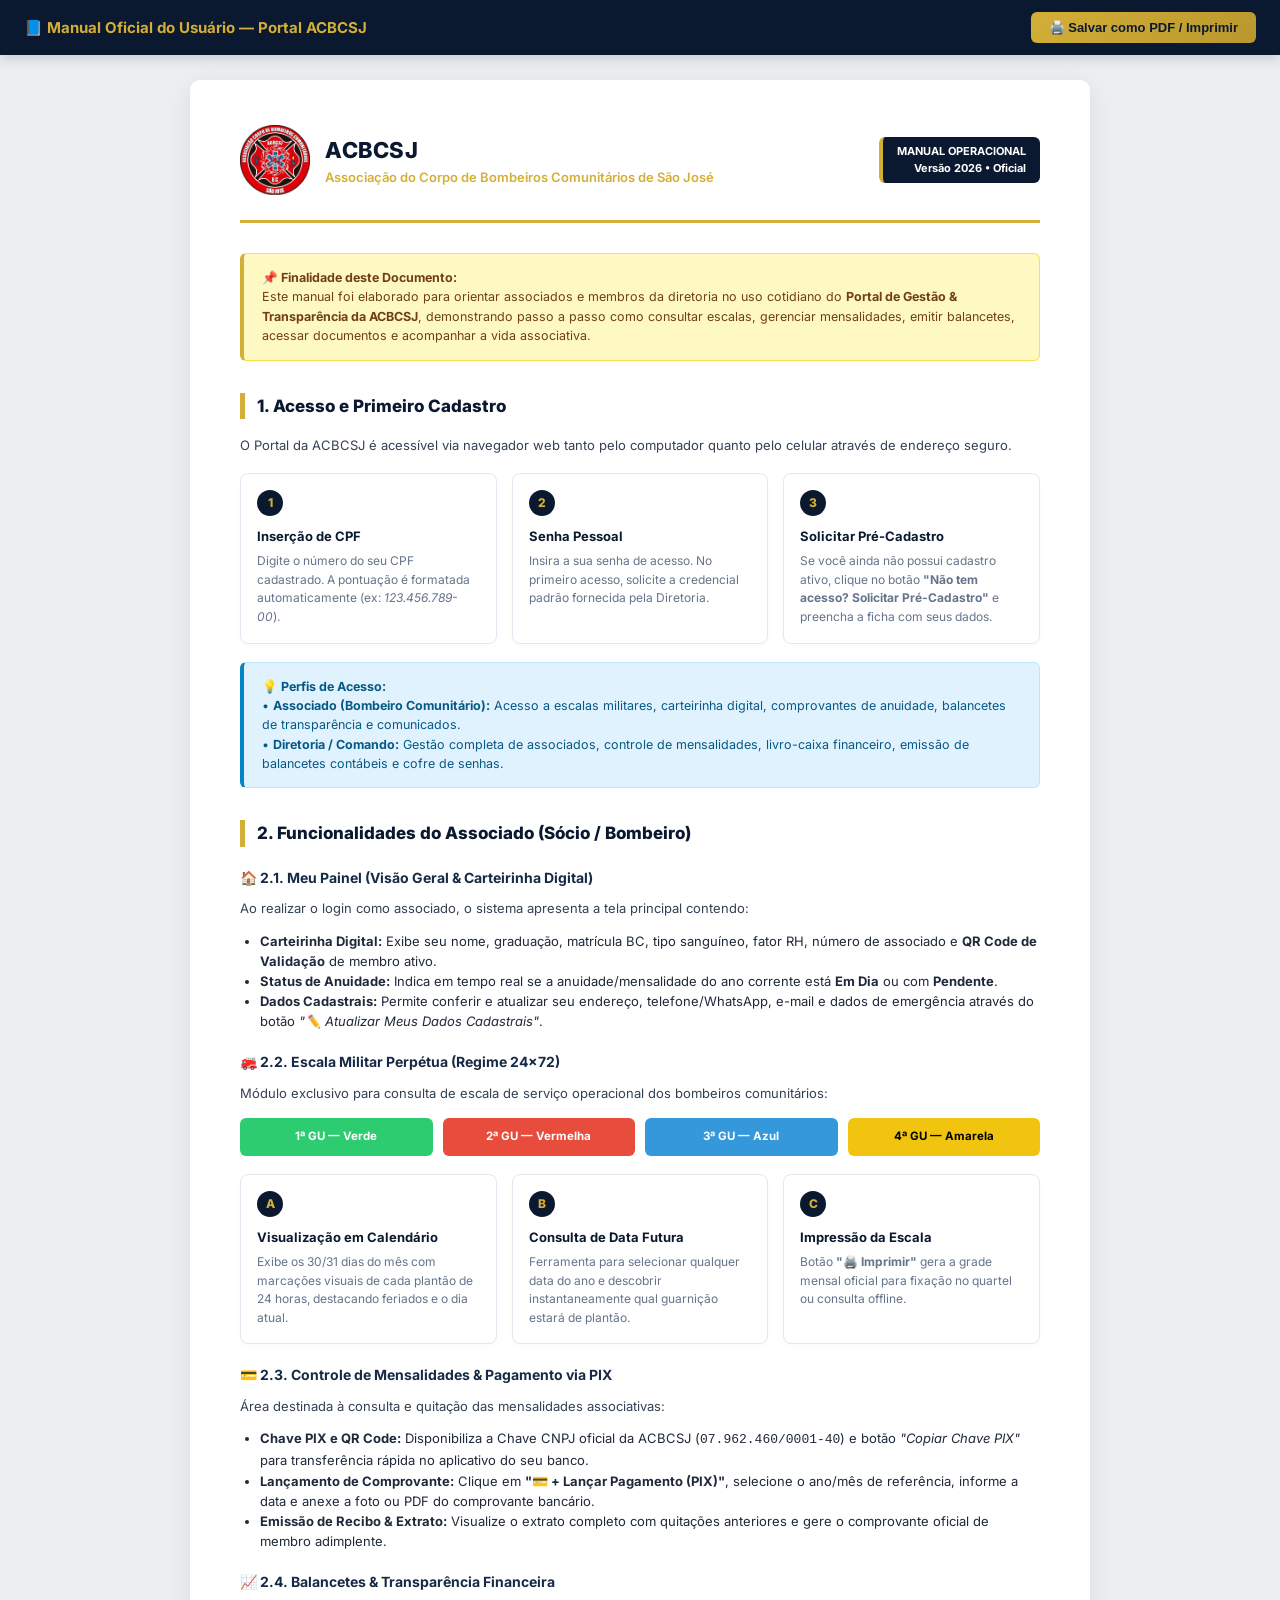
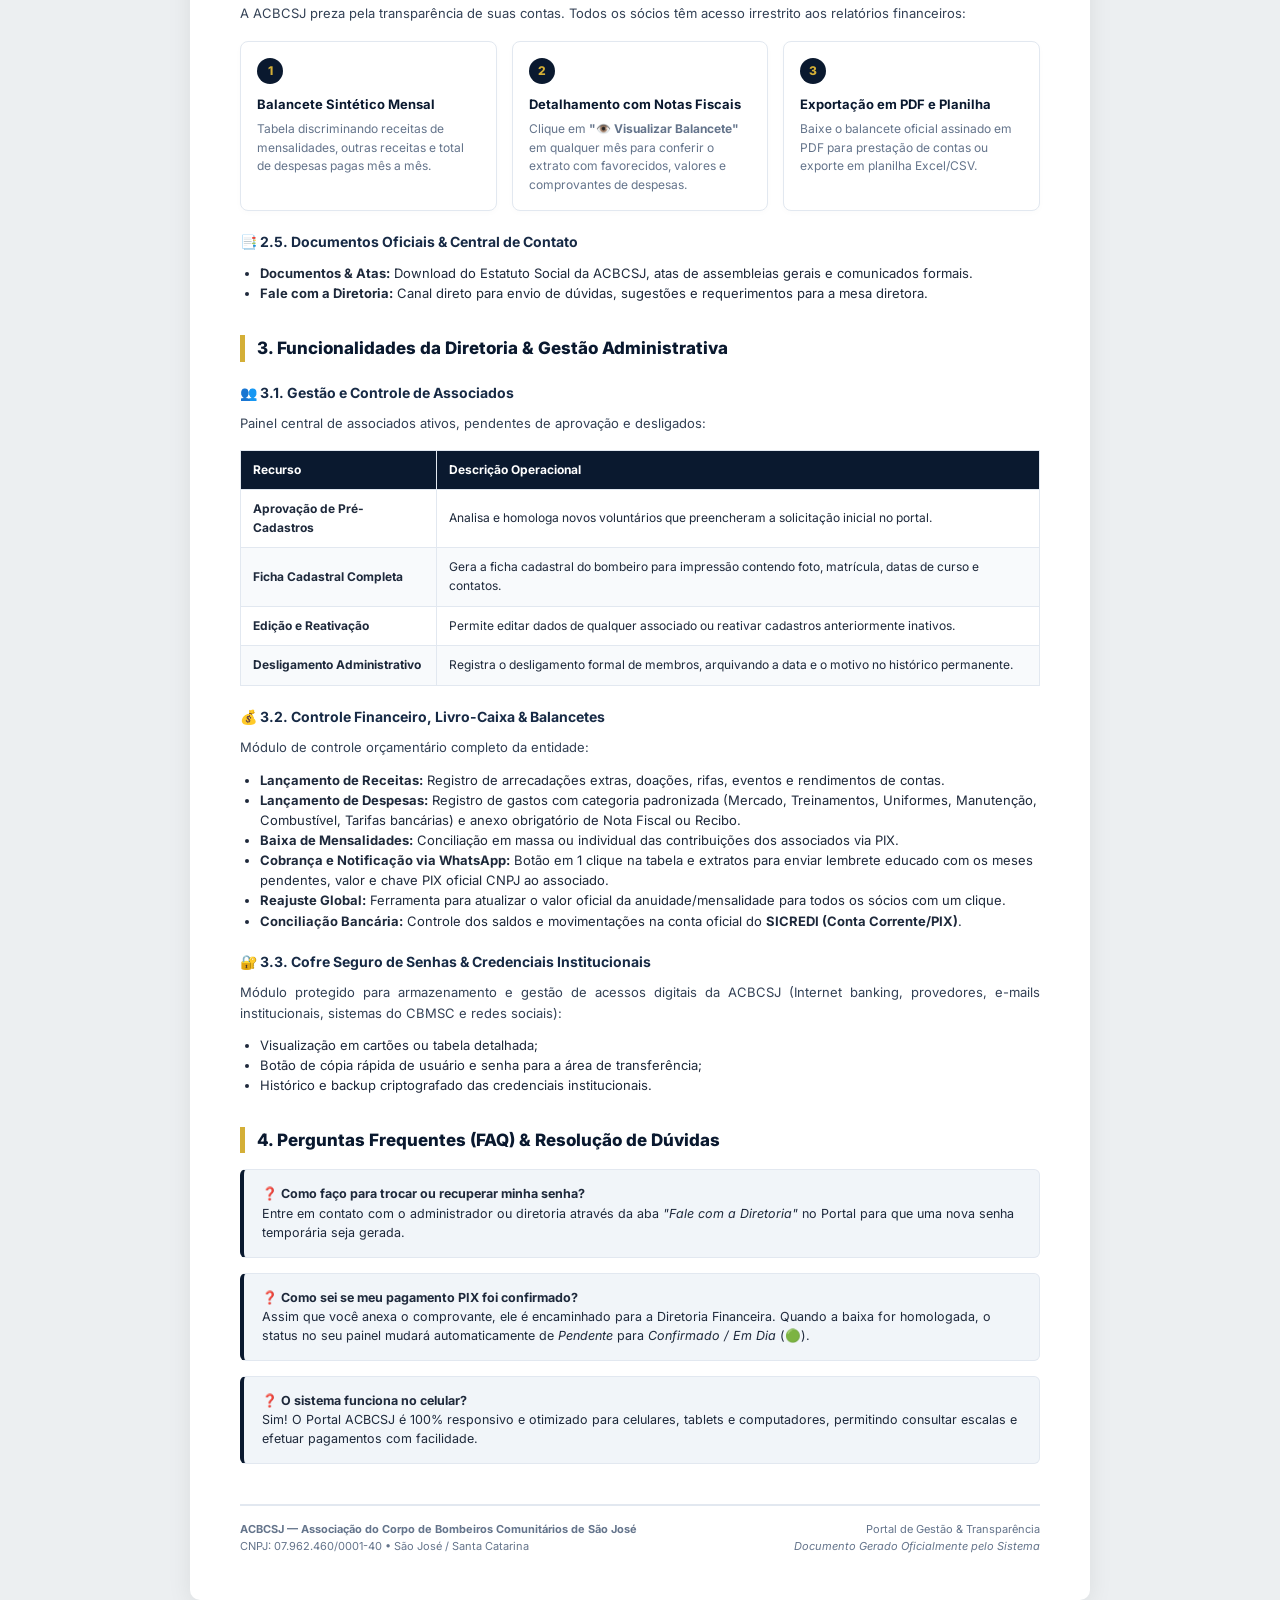
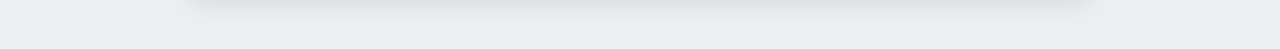
<file: manual_do_usuario.html>
<!DOCTYPE html>
<html lang="pt-BR">
<head>
    <meta charset="UTF-8">
    <meta name="viewport" content="width=device-width, initial-scale=1.0">
    <title>Manual do Usuário — Portal ACBCSJ</title>
    <style>
        @import url('https://fonts.googleapis.com/css2?family=Inter:wght@300;400;500;600;700;800&display=swap');

        :root {
            --primary: #0A192F;
            --primary-light: #172A45;
            --accent-gold: #D4AF37;
            --accent-gold-hover: #F1C40F;
            --text-dark: #1E293B;
            --text-muted: #64748B;
            --bg-light: #F8FAFC;
            --border-color: #E2E8F0;
            --success: #16A34A;
            --danger: #DC2626;
            --info: #0284C7;
        }

        * {
            box-sizing: border-box;
            margin: 0;
            padding: 0;
            -webkit-print-color-adjust: exact !important;
            print-color-adjust: exact !important;
        }

        body {
            font-family: 'Inter', -apple-system, BlinkMacSystemFont, 'Segoe UI', Roboto, sans-serif;
            background-color: #ECEFF1;
            color: var(--text-dark);
            line-height: 1.55;
            font-size: 13px;
        }

        .no-print-bar {
            position: sticky;
            top: 0;
            z-index: 999;
            background: #0A192F;
            color: #FFFFFF;
            padding: 12px 24px;
            display: flex;
            justify-content: space-between;
            align-items: center;
            box-shadow: 0 4px 12px rgba(0,0,0,0.15);
        }

        .no-print-bar h2 {
            font-size: 15px;
            font-weight: 700;
            color: var(--accent-gold);
            display: flex;
            align-items: center;
            gap: 8px;
        }

        .btn-print {
            background: linear-gradient(135deg, #D4AF37, #B8972E);
            color: #0A192F;
            border: none;
            padding: 8px 18px;
            border-radius: 6px;
            font-weight: 700;
            font-size: 13px;
            cursor: pointer;
            display: inline-flex;
            align-items: center;
            gap: 6px;
            transition: all 0.2s;
        }

        .btn-print:hover {
            background: #F1C40F;
            transform: translateY(-1px);
        }

        .doc-container {
            max-width: 900px;
            margin: 25px auto 50px auto;
            background: #FFFFFF;
            padding: 45px 50px;
            border-radius: 10px;
            box-shadow: 0 5px 25px rgba(0,0,0,0.08);
        }

        /* CAPA INSTITUCIONAL */
        .cover-header {
            border-bottom: 3px solid var(--accent-gold);
            padding-bottom: 25px;
            margin-bottom: 30px;
            display: flex;
            justify-content: space-between;
            align-items: center;
        }

        .cover-brand {
            display: flex;
            align-items: center;
            gap: 15px;
        }

        .cover-logo {
            width: 70px;
            height: 70px;
            object-fit: contain;
        }

        .cover-title h1 {
            font-size: 22px;
            font-weight: 800;
            color: var(--primary);
            text-transform: uppercase;
            letter-spacing: 0.5px;
        }

        .cover-title span {
            font-size: 13px;
            font-weight: 600;
            color: var(--accent-gold);
            display: block;
        }

        .doc-badge {
            background: #0A192F;
            color: #FFFFFF;
            padding: 6px 14px;
            border-radius: 6px;
            font-size: 11px;
            font-weight: 700;
            border-left: 4px solid var(--accent-gold);
            text-align: right;
        }

        .section-title {
            font-size: 17px;
            font-weight: 800;
            color: var(--primary);
            border-left: 5px solid var(--accent-gold);
            padding-left: 12px;
            margin: 32px 0 16px 0;
            display: flex;
            align-items: center;
            gap: 8px;
        }

        .subsection-title {
            font-size: 14px;
            font-weight: 700;
            color: var(--primary-light);
            margin: 20px 0 10px 0;
            display: flex;
            align-items: center;
            gap: 6px;
        }

        p {
            margin-bottom: 12px;
            color: #334155;
            text-align: justify;
        }

        /* CARDS E BOXES */
        .highlight-box {
            background: #F1F5F9;
            border: 1px solid var(--border-color);
            border-left: 4px solid var(--primary);
            padding: 14px 18px;
            border-radius: 6px;
            margin: 15px 0;
            font-size: 12.5px;
        }

        .highlight-box.gold {
            background: #FEF9C3;
            border-color: #FDE047;
            border-left: 4px solid var(--accent-gold);
            color: #713F12;
        }

        .highlight-box.blue {
            background: #E0F2FE;
            border-color: #BAE6FD;
            border-left: 4px solid var(--info);
            color: #075985;
        }

        .highlight-box.green {
            background: #DCFCE7;
            border-color: #BBF7D0;
            border-left: 4px solid var(--success);
            color: #14532D;
        }

        .steps-grid {
            display: grid;
            grid-template-columns: repeat(auto-fit, minmax(240px, 1fr));
            gap: 15px;
            margin: 18px 0;
        }

        .step-card {
            background: #FFFFFF;
            border: 1px solid var(--border-color);
            border-radius: 8px;
            padding: 16px;
            position: relative;
            box-shadow: 0 2px 6px rgba(0,0,0,0.02);
        }

        .step-number {
            display: inline-block;
            background: var(--primary);
            color: var(--accent-gold);
            font-weight: 800;
            font-size: 12px;
            width: 26px;
            height: 26px;
            line-height: 26px;
            text-align: center;
            border-radius: 50%;
            margin-bottom: 10px;
        }

        .step-card h4 {
            font-size: 13px;
            font-weight: 700;
            color: var(--primary);
            margin-bottom: 6px;
        }

        .step-card p {
            font-size: 12px;
            color: var(--text-muted);
            margin-bottom: 0;
            text-align: left;
        }

        /* TABELAS */
        table {
            width: 100%;
            border-collapse: collapse;
            margin: 16px 0;
            font-size: 12px;
        }

        th, td {
            border: 1px solid var(--border-color);
            padding: 10px 12px;
            text-align: left;
        }

        th {
            background: #0A192F;
            color: #FFFFFF;
            font-weight: 700;
        }

        tr:nth-child(even) td {
            background-color: #F8FAFC;
        }

        .badge {
            display: inline-block;
            padding: 3px 8px;
            border-radius: 4px;
            font-size: 10.5px;
            font-weight: 700;
        }

        .badge-gold { background: #FEF3C7; color: #92400E; }
        .badge-blue { background: #DBEAFE; color: #1E40AF; }
        .badge-green { background: #DCFCE7; color: #166534; }
        .badge-red { background: #FEE2E2; color: #991B1B; }

        /* GUIA DE CORES DA ESCALA */
        .scale-legend {
            display: grid;
            grid-template-columns: repeat(4, 1fr);
            gap: 10px;
            margin: 15px 0;
            text-align: center;
        }

        .scale-item {
            padding: 10px 8px;
            border-radius: 6px;
            font-weight: 700;
            font-size: 11.5px;
            color: #FFFFFF;
        }

        .gu-verde { background: #2ECC71; }
        .gu-vermelha { background: #E74C3C; }
        .gu-azul { background: #3498DB; }
        .gu-amarela { background: #F1C40F; color: #000; }

        /* FOOTER */
        .doc-footer {
            margin-top: 40px;
            border-top: 2px solid var(--border-color);
            padding-top: 15px;
            display: flex;
            justify-content: space-between;
            align-items: center;
            font-size: 11px;
            color: var(--text-muted);
        }

        /* AJUSTES PARA IMPRESSÃO / PDF */
        @media print {
            .no-print-bar {
                display: none !important;
            }

            body {
                background: #FFFFFF !important;
                font-size: 11.5pt;
            }

            .doc-container {
                box-shadow: none !important;
                margin: 0 !important;
                padding: 0 !important;
                max-width: 100% !important;
            }

            .page-break {
                page-break-before: always;
            }

            @page {
                size: A4 portrait;
                margin: 15mm 12mm 15mm 12mm;
            }
        }
    </style>
</head>
<body>

    <!-- BARRA DE TOPO COM BOTÃO DE IMPRESSÃO (NÃO SAI NO PDF) -->
    <div class="no-print-bar">
        <h2>📘 Manual Oficial do Usuário — Portal ACBCSJ</h2>
        <button class="btn-print" onclick="window.print()">
            🖨️ Salvar como PDF / Imprimir
        </button>
    </div>

    <div class="doc-container">

        <!-- CABEÇALHO DA CAPA -->
        <div class="cover-header">
            <div class="cover-brand">
                <img src="logo.png" alt="Logo ACBCSJ" class="cover-logo" onerror="this.style.display='none'">
                <div class="cover-title">
                    <h1>ACBCSJ</h1>
                    <span>Associação do Corpo de Bombeiros Comunitários de São José</span>
                </div>
            </div>
            <div class="doc-badge">
                MANUAL OPERACIONAL<br>
                <span>Versão 2026 • Oficial</span>
            </div>
        </div>

        <div class="highlight-box gold">
            <b>📌 Finalidade deste Documento:</b><br>
            Este manual foi elaborado para orientar associados e membros da diretoria no uso cotidiano do <b>Portal de Gestão & Transparência da ACBCSJ</b>, demonstrando passo a passo como consultar escalas, gerenciar mensalidades, emitir balancetes, acessar documentos e acompanhar a vida associativa.
        </div>

        <!-- SEÇÃO 1: ACESSO AO SISTEMA -->
        <h2 class="section-title">1. Acesso e Primeiro Cadastro</h2>
        <p>O Portal da ACBCSJ é acessível via navegador web tanto pelo computador quanto pelo celular através de endereço seguro.</p>

        <div class="steps-grid">
            <div class="step-card">
                <span class="step-number">1</span>
                <h4>Inserção de CPF</h4>
                <p>Digite o número do seu CPF cadastrado. A pontuação é formatada automaticamente (ex: <i>123.456.789-00</i>).</p>
            </div>
            <div class="step-card">
                <span class="step-number">2</span>
                <h4>Senha Pessoal</h4>
                <p>Insira a sua senha de acesso. No primeiro acesso, solicite a credencial padrão fornecida pela Diretoria.</p>
            </div>
            <div class="step-card">
                <span class="step-number">3</span>
                <h4>Solicitar Pré-Cadastro</h4>
                <p>Se você ainda não possui cadastro ativo, clique no botão <b>"Não tem acesso? Solicitar Pré-Cadastro"</b> e preencha a ficha com seus dados.</p>
            </div>
        </div>

        <div class="highlight-box blue">
            <b>💡 Perfis de Acesso:</b><br>
            • <b>Associado (Bombeiro Comunitário):</b> Acesso a escalas militares, carteirinha digital, comprovantes de anuidade, balancetes de transparência e comunicados.<br>
            • <b>Diretoria / Comando:</b> Gestão completa de associados, controle de mensalidades, livro-caixa financeiro, emissão de balancetes contábeis e cofre de senhas.
        </div>

        <!-- SEÇÃO 2: MÓDULO DO ASSOCIADO -->
        <h2 class="section-title">2. Funcionalidades do Associado (Sócio / Bombeiro)</h2>

        <h3 class="subsection-title">🏠 2.1. Meu Painel (Visão Geral & Carteirinha Digital)</h3>
        <p>Ao realizar o login como associado, o sistema apresenta a tela principal contendo:</p>
        <ul style="margin-left: 20px; margin-bottom: 12px;">
            <li><b>Carteirinha Digital:</b> Exibe seu nome, graduação, matrícula BC, tipo sanguíneo, fator RH, número de associado e <b>QR Code de Validação</b> de membro ativo.</li>
            <li><b>Status de Anuidade:</b> Indica em tempo real se a anuidade/mensalidade do ano corrente está <b>Em Dia</b> ou com <b>Pendente</b>.</li>
            <li><b>Dados Cadastrais:</b> Permite conferir e atualizar seu endereço, telefone/WhatsApp, e-mail e dados de emergência através do botão <i>"✏️ Atualizar Meus Dados Cadastrais"</i>.</li>
        </ul>

        <h3 class="subsection-title">🚒 2.2. Escala Militar Perpétua (Regime 24x72)</h3>
        <p>Módulo exclusivo para consulta de escala de serviço operacional dos bombeiros comunitários:</p>
        
        <div class="scale-legend">
            <div class="scale-item gu-verde">1ª GU — Verde</div>
            <div class="scale-item gu-vermelha">2ª GU — Vermelha</div>
            <div class="scale-item gu-azul">3ª GU — Azul</div>
            <div class="scale-item gu-amarela">4ª GU — Amarela</div>
        </div>

        <div class="steps-grid">
            <div class="step-card">
                <span class="step-number">A</span>
                <h4>Visualização em Calendário</h4>
                <p>Exibe os 30/31 dias do mês com marcações visuais de cada plantão de 24 horas, destacando feriados e o dia atual.</p>
            </div>
            <div class="step-card">
                <span class="step-number">B</span>
                <h4>Consulta de Data Futura</h4>
                <p>Ferramenta para selecionar qualquer data do ano e descobrir instantaneamente qual guarnição estará de plantão.</p>
            </div>
            <div class="step-card">
                <span class="step-number">C</span>
                <h4>Impressão da Escala</h4>
                <p>Botão <b>"🖨️ Imprimir"</b> gera a grade mensal oficial para fixação no quartel ou consulta offline.</p>
            </div>
        </div>

        <div class="page-break"></div>

        <h3 class="subsection-title">💳 2.3. Controle de Mensalidades & Pagamento via PIX</h3>
        <p>Área destinada à consulta e quitação das mensalidades associativas:</p>
        <ul style="margin-left: 20px; margin-bottom: 12px;">
            <li><b>Chave PIX e QR Code:</b> Disponibiliza a Chave CNPJ oficial da ACBCSJ (<code>07.962.460/0001-40</code>) e botão <i>"Copiar Chave PIX"</i> para transferência rápida no aplicativo do seu banco.</li>
            <li><b>Lançamento de Comprovante:</b> Clique em <b>"💳 + Lançar Pagamento (PIX)"</b>, selecione o ano/mês de referência, informe a data e anexe a foto ou PDF do comprovante bancário.</li>
            <li><b>Emissão de Recibo & Extrato:</b> Visualize o extrato completo com quitações anteriores e gere o comprovante oficial de membro adimplente.</li>
        </ul>

        <h3 class="subsection-title">📈 2.4. Balancetes & Transparência Financeira</h3>
        <p>A ACBCSJ preza pela transparência de suas contas. Todos os sócios têm acesso irrestrito aos relatórios financeiros:</p>
        <div class="steps-grid">
            <div class="step-card">
                <span class="step-number">1</span>
                <h4>Balancete Sintético Mensal</h4>
                <p>Tabela discriminando receitas de mensalidades, outras receitas e total de despesas pagas mês a mês.</p>
            </div>
            <div class="step-card">
                <span class="step-number">2</span>
                <h4>Detalhamento com Notas Fiscais</h4>
                <p>Clique em <b>"👁️ Visualizar Balancete"</b> em qualquer mês para conferir o extrato com favorecidos, valores e comprovantes de despesas.</p>
            </div>
            <div class="step-card">
                <span class="step-number">3</span>
                <h4>Exportação em PDF e Planilha</h4>
                <p>Baixe o balancete oficial assinado em PDF para prestação de contas ou exporte em planilha Excel/CSV.</p>
            </div>
        </div>

        <h3 class="subsection-title">📑 2.5. Documentos Oficiais & Central de Contato</h3>
        <ul style="margin-left: 20px; margin-bottom: 12px;">
            <li><b>Documentos & Atas:</b> Download do Estatuto Social da ACBCSJ, atas de assembleias gerais e comunicados formais.</li>
            <li><b>Fale com a Diretoria:</b> Canal direto para envio de dúvidas, sugestões e requerimentos para a mesa diretora.</li>
        </ul>

        <!-- SEÇÃO 3: MÓDULO DA DIRETORIA -->
        <h2 class="section-title">3. Funcionalidades da Diretoria & Gestão Administrativa</h2>

        <h3 class="subsection-title">👥 3.1. Gestão e Controle de Associados</h3>
        <p>Painel central de associados ativos, pendentes de aprovação e desligados:</p>
        <table>
            <thead>
                <tr>
                    <th>Recurso</th>
                    <th>Descrição Operacional</th>
                </tr>
            </thead>
            <tbody>
                <tr>
                    <td><b>Aprovação de Pré-Cadastros</b></td>
                    <td>Analisa e homologa novos voluntários que preencheram a solicitação inicial no portal.</td>
                </tr>
                <tr>
                    <td><b>Ficha Cadastral Completa</b></td>
                    <td>Gera a ficha cadastral do bombeiro para impressão contendo foto, matrícula, datas de curso e contatos.</td>
                </tr>
                <tr>
                    <td><b>Edição e Reativação</b></td>
                    <td>Permite editar dados de qualquer associado ou reativar cadastros anteriormente inativos.</td>
                </tr>
                <tr>
                    <td><b>Desligamento Administrativo</b></td>
                    <td>Registra o desligamento formal de membros, arquivando a data e o motivo no histórico permanente.</td>
                </tr>
            </tbody>
        </table>

        <h3 class="subsection-title">💰 3.2. Controle Financeiro, Livro-Caixa & Balancetes</h3>
        <p>Módulo de controle orçamentário completo da entidade:</p>
        <ul style="margin-left: 20px; margin-bottom: 12px;">
            <li><b>Lançamento de Receitas:</b> Registro de arrecadações extras, doações, rifas, eventos e rendimentos de contas.</li>
            <li><b>Lançamento de Despesas:</b> Registro de gastos com categoria padronizada (Mercado, Treinamentos, Uniformes, Manutenção, Combustível, Tarifas bancárias) e anexo obrigatório de Nota Fiscal ou Recibo.</li>
            <li><b>Baixa de Mensalidades:</b> Conciliação em massa ou individual das contribuições dos associados via PIX.</li>
            <li><b>Cobrança e Notificação via WhatsApp:</b> Botão em 1 clique na tabela e extratos para enviar lembrete educado com os meses pendentes, valor e chave PIX oficial CNPJ ao associado.</li>
            <li><b>Reajuste Global:</b> Ferramenta para atualizar o valor oficial da anuidade/mensalidade para todos os sócios com um clique.</li>
            <li><b>Conciliação Bancária:</b> Controle dos saldos e movimentações na conta oficial do <b>SICREDI (Conta Corrente/PIX)</b>.</li>
        </ul>

        <div class="page-break"></div>

        <h3 class="subsection-title">🔐 3.3. Cofre Seguro de Senhas & Credenciais Institucionais</h3>
        <p>Módulo protegido para armazenamento e gestão de acessos digitais da ACBCSJ (Internet banking, provedores, e-mails institucionais, sistemas do CBMSC e redes sociais):</p>
        <ul style="margin-left: 20px; margin-bottom: 12px;">
            <li>Visualização em cartões ou tabela detalhada;</li>
            <li>Botão de cópia rápida de usuário e senha para a área de transferência;</li>
            <li>Histórico e backup criptografado das credenciais institucionais.</li>
        </ul>

        <!-- SEÇÃO 4: DÚVIDAS FREQUENTES -->
        <h2 class="section-title">4. Perguntas Frequentes (FAQ) & Resolução de Dúvidas</h2>

        <div class="highlight-box">
            <b>❓ Como faço para trocar ou recuperar minha senha?</b><br>
            Entre em contato com o administrador ou diretoria através da aba <i>"Fale com a Diretoria"</i> no Portal para que uma nova senha temporária seja gerada.
        </div>

        <div class="highlight-box">
            <b>❓ Como sei se meu pagamento PIX foi confirmado?</b><br>
            Assim que você anexa o comprovante, ele é encaminhado para a Diretoria Financeira. Quando a baixa for homologada, o status no seu painel mudará automaticamente de <i>Pendente</i> para <i>Confirmado / Em Dia</i> (🟢).
        </div>

        <div class="highlight-box">
            <b>❓ O sistema funciona no celular?</b><br>
            Sim! O Portal ACBCSJ é 100% responsivo e otimizado para celulares, tablets e computadores, permitindo consultar escalas e efetuar pagamentos com facilidade.
        </div>

        <!-- RODAPÉ INSTITUCIONAL -->
        <div class="doc-footer">
            <div>
                <b>ACBCSJ — Associação do Corpo de Bombeiros Comunitários de São José</b><br>
                CNPJ: 07.962.460/0001-40 • São José / Santa Catarina
            </div>
            <div style="text-align: right;">
                Portal de Gestão & Transparência<br>
                <i>Documento Gerado Oficialmente pelo Sistema</i>
            </div>
        </div>

    </div>

</body>
</html>
</file>
